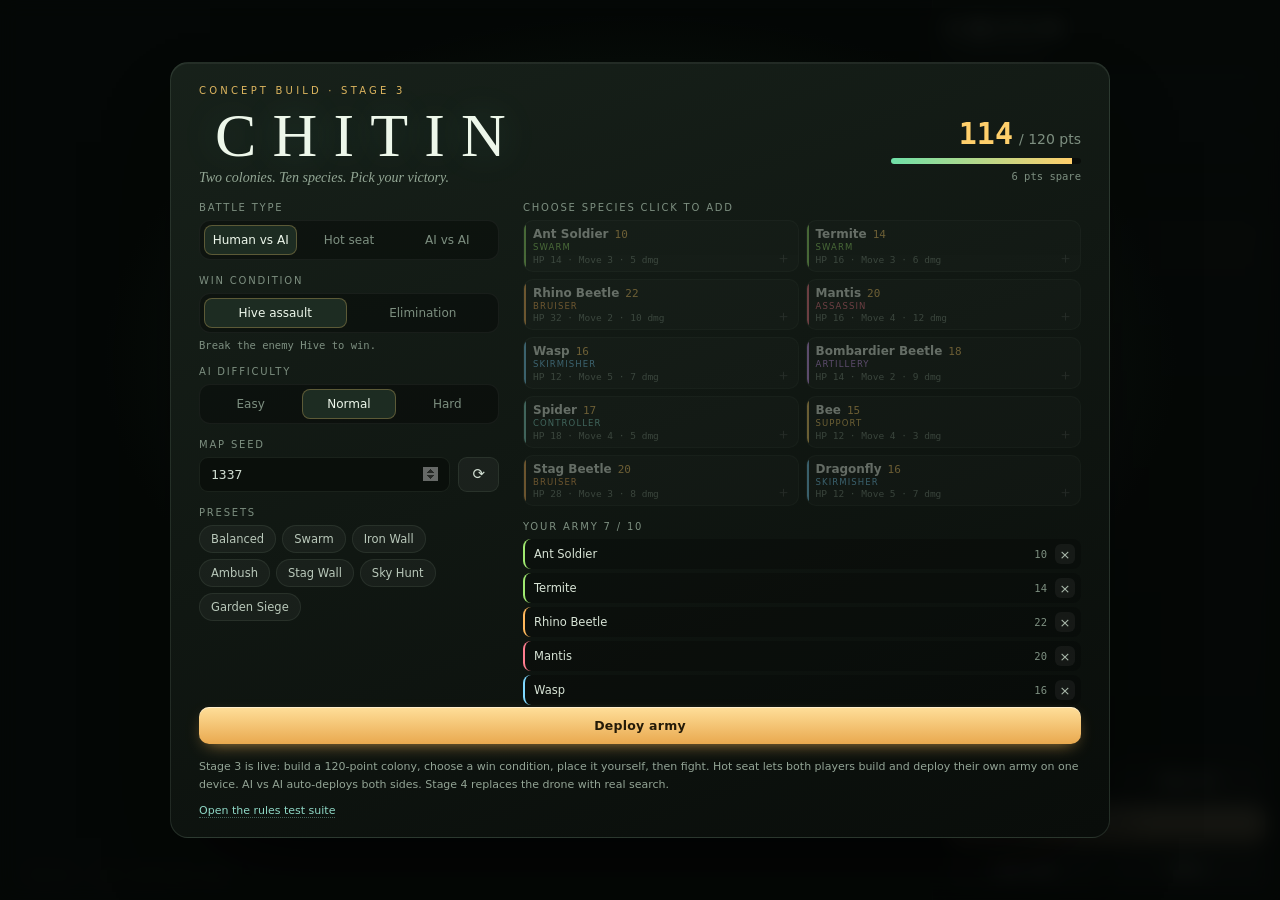
<file: index.html>
<!DOCTYPE html>
<html lang="en">
<head>
<meta charset="utf-8">
<meta name="viewport" content="width=device-width, initial-scale=1">
<title>CHITIN — a war of the small</title>
<link rel="stylesheet" href="css/style.css">
<link rel="icon" href="data:image/svg+xml,<svg xmlns='http://www.w3.org/2000/svg' viewBox='0 0 32 32'><text y='26' font-size='26'>🐜</text></svg>">
</head>
<body>

<div id="app">
  <main id="stage">
    <canvas id="board" aria-label="Battlefield"></canvas>
    <div id="hint" class="hint">Your turn — click a unit to give orders</div>
  </main>

  <aside id="side">
    <header class="brand">
      <h2>CHITIN</h2>
      <div id="mapMeta" class="meta">no battlefield</div>
    </header>

    <section id="deployCard" class="card deploycard hidden">
      <div class="cardhead"><h3 id="deployTitle">Deploy</h3><span id="deployCount" class="round">0 / 0</span></div>
      <p class="hintbody">Pick a species, then click a highlighted tile in your two rows. Click a placed unit to pick it back up.</p>
      <div id="deployTray" class="tray"></div>
      <div class="deploymeter"><span id="deployFill"></span></div>
      <div id="deployNote" class="mini">Place every unit to begin.</div>
      <div class="row">
        <button id="autoDeployBtn" class="ghost">Auto-place</button>
        <button id="clearDeployBtn" class="ghost">Clear</button>
      </div>
      <button id="confirmDeployBtn" class="primary wide" disabled>Confirm deployment</button>
      <button id="cancelDeployBtn" class="ghost wide">Back to menu</button>
    </section>

    <section id="turnCard" class="card"></section>
    <section id="hiveCard" class="card"></section>
    <section id="inspector" class="card"></section>
    <section id="actions" class="card orders"></section>

    <section class="card logcard">
      <div class="cardhead"><h3>Battle log</h3></div>
      <ol id="log"></ol>
    </section>

    <footer class="controls">
      <div class="row">
        <button id="nextBtn" class="ghost" disabled>Next unit</button>
        <button id="skipBtn" class="ghost" disabled>Skip unit</button>
      </div>
      <button id="endTurnBtn" class="primary" disabled>End turn</button>
      <div class="row">
        <button id="newMapBtn" class="ghost">New map</button>
        <button id="menuBtn" class="ghost">Menu</button>
      </div>
    </footer>
  </aside>
</div>

<div id="menu" class="overlay">
  <div class="menu-card">
    <header class="menuhead">
      <div>
        <div class="eyebrow">Concept build · Stage 3</div>
        <h1>CHITIN</h1>
        <p class="tagline">Two colonies. Ten species. Pick your victory.</p>
      </div>
      <div class="budgetbox">
        <div class="budgetline">
          <span id="armyCost" class="budgetnum">0</span>
          <span class="dim">/ 120 pts</span>
        </div>
        <div class="budgetbar"><span id="budgetFill"></span></div>
        <div id="armyValid" class="mini">0 pts spare</div>
      </div>
    </header>

    <div class="menu-cols">
      <div class="menu-left">
        <div class="field">
          <label>Battle type</label>
          <div class="seg" id="modeSeg">
            <button data-mode="human" class="on">Human vs AI</button>
            <button data-mode="hotseat">Hot seat</button>
            <button data-mode="spectate">AI vs AI</button>
          </div>
        </div>

        <div class="field">
          <label>Win condition</label>
          <div class="seg" id="victorySeg">
            <button data-victory="hive" class="on">Hive assault</button>
            <button data-victory="elimination">Elimination</button>
          </div>
          <div id="victoryNote" class="mini">Break the enemy Hive to win.</div>
        </div>

        <div class="field">
          <label>AI difficulty</label>
          <div class="seg" id="diffSeg">
            <button data-diff="easy">Easy</button>
            <button data-diff="normal" class="on">Normal</button>
            <button data-diff="hard">Hard</button>
          </div>
        </div>

        <div class="field">
          <label>Map seed</label>
          <div class="seedrow">
            <input id="seedInput" type="number" value="1337" min="1" max="999999">
            <button id="rollSeed" class="ghost" title="Random seed">⟳</button>
          </div>
        </div>

        <div class="field tight">
          <label>Presets</label>
          <div id="presetRow" class="presetrow"></div>
        </div>
      </div>

      <div class="menu-right">
        <div class="field hidden" id="armySideField">
          <label>Building army for</label>
          <div class="seg" id="armySideSeg">
            <button data-army-side="0" class="on">Player 1 · Hollow</button>
            <button data-army-side="1">Player 2 · Ember</button>
          </div>
        </div>

        <div class="field">
          <label>Choose species <span class="dim">click to add</span></label>
          <div id="roster" class="roster"></div>
        </div>

        <div class="field tight">
          <label>Your army <span id="armyCount" class="dim">0 / 10</span></label>
          <div id="armyList" class="armylist"></div>
        </div>
      </div>
    </div>

    <button id="startBtn" class="primary wide">Deploy army</button>

    <p class="note">
      Stage 3 is live: build a 120-point colony, choose a win condition, place it yourself, then fight.
      Hot seat lets both players build and deploy their own army on one device. AI vs AI auto-deploys both sides.
      Stage 4 replaces the drone with real search.
    </p>
    <p class="note dim">
      <a href="tests.html">Open the rules test suite</a>
    </p>
  </div>
</div>

<div id="fileWarn" class="warn hidden">
  <b>This page must be served over http.</b>
  In VS Code, right-click <code>index.html</code> → <b>Open with Live Server</b>.
  Or run <code>start.cmd</code>.
</div>

<script type="module" src="js/main.js"></script>
</body>
</html>
</file>
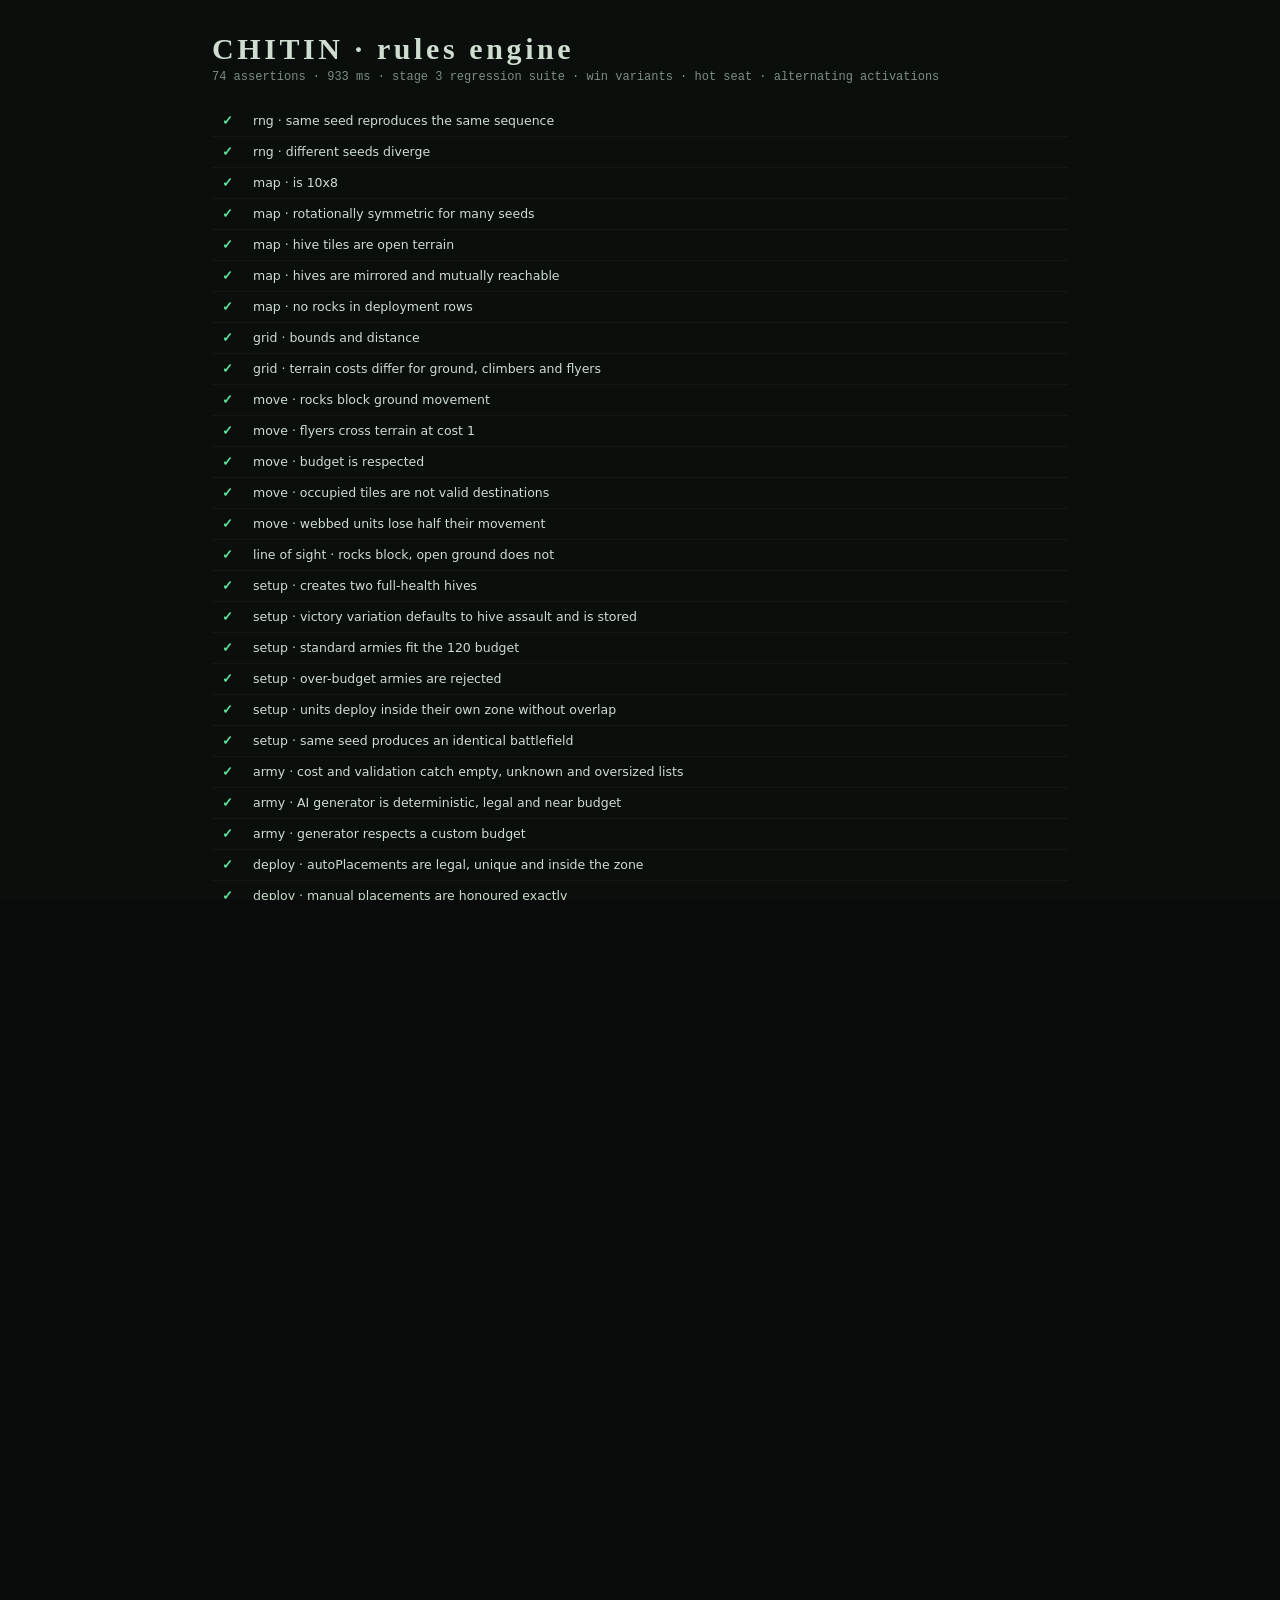
<file: tests.html>
<!DOCTYPE html>
<html lang="en">
<head>
<meta charset="utf-8">
<meta name="viewport" content="width=device-width, initial-scale=1">
<title>CHITIN — rules tests</title>
<link rel="stylesheet" href="css/style.css">
</head>
<body class="tests">
  <div class="testwrap">
    <h1>CHITIN · rules engine</h1>
    <div class="sub" id="sub">running…</div>
    <div id="list"></div>
  </div>

  <script type="module">
    import { runAll } from './js/tests/harness.js';
    import './js/tests/suite.js';

    const started = performance.now();
    const r = runAll(document.getElementById('list'));
    document.getElementById('sub').textContent =
      `${r.results.length} assertions · ${(performance.now() - started).toFixed(0)} ms · ` +
      `stage 3 regression suite · win variants · hot seat · alternating activations`;
  </script>
</body>
</html>
</file>
<file: css/style.css>
/* ── CHITIN ─────────────────────────────────────────────────── */
:root {
  --bg: #080b09;
  --panel: #0d1310;
  --line: rgba(200, 230, 200, 0.085);
  --text: #cfdcd0;
  --dim: #7d8f80;
  --teal: #3ddbc8;
  --orange: #ff8a4c;
  --amber: #ffcf6b;
  --serif: ui-serif, "Iowan Old Style", "Palatino Linotype", Georgia, serif;
  --sans: ui-sans-serif, -apple-system, "Segoe UI", system-ui, sans-serif;
  --mono: ui-monospace, "SF Mono", "Cascadia Mono", Consolas, monospace;
}

* { box-sizing: border-box; }

html, body {
  margin: 0;
  height: 100%;
  background: var(--bg);
  color: var(--text);
  font-family: var(--sans);
  font-size: 14px;
  -webkit-font-smoothing: antialiased;
  overflow: hidden;
}

#app {
  display: grid;
  grid-template-columns: minmax(0, 1fr) 348px;
  height: 100dvh;
}

#stage {
  position: relative;
  min-width: 0;
  background: #0a0e0b;
  overflow: hidden;
}

#board {
  position: absolute;
  inset: 0;
  display: block;
  touch-action: manipulation;
}

.hint {
  position: absolute;
  left: 14px;
  bottom: 12px;
  padding: 5px 11px;
  border-radius: 999px;
  background: rgba(0, 0, 0, 0.42);
  border: 1px solid rgba(255, 255, 255, 0.06);
  backdrop-filter: blur(6px);
  font-size: 11px;
  color: rgba(220, 240, 220, 0.5);
  pointer-events: none;
}

/* ── sidebar ────────────────────────────────────────────────── */
#side {
  display: flex;
  flex-direction: column;
  gap: 11px;
  padding: 16px 15px 14px;
  background: linear-gradient(180deg, #0c120e, #080b09 70%);
  border-left: 1px solid var(--line);
  overflow-y: auto;
}

.brand h2 {
  margin: 0;
  font-family: var(--serif);
  font-size: 21px;
  font-weight: 600;
  letter-spacing: 0.34em;
  color: #e8f3e6;
}
.brand .meta {
  margin-top: 3px;
  font-family: var(--mono);
  font-size: 10.5px;
  color: var(--dim);
  letter-spacing: 0.04em;
}

.card {
  background: linear-gradient(180deg, rgba(255, 255, 255, 0.03), rgba(255, 255, 255, 0.012));
  border: 1px solid var(--line);
  border-radius: 12px;
  padding: 12px 13px;
}

.cardhead {
  display: flex;
  align-items: baseline;
  justify-content: space-between;
  gap: 8px;
  margin-bottom: 8px;
}
.cardhead h3 {
  margin: 0;
  font-size: 10.5px;
  font-weight: 700;
  text-transform: uppercase;
  letter-spacing: 0.17em;
  color: var(--dim);
}
.round {
  font-family: var(--mono);
  font-size: 10.5px;
  color: var(--dim);
  letter-spacing: 0.05em;
}

.dot {
  display: inline-block;
  width: 8px;
  height: 8px;
  border-radius: 50%;
  margin-right: 7px;
  vertical-align: 1px;
  box-shadow: 0 0 8px currentColor;
}

.turnline { display: flex; align-items: baseline; gap: 6px; }
.turnname { font-size: 19px; font-weight: 700; letter-spacing: 0.01em; }

.meter {
  height: 4px;
  margin: 10px 0 6px;
  border-radius: 2px;
  background: rgba(255, 255, 255, 0.07);
  overflow: hidden;
}
.meter span {
  display: block;
  height: 100%;
  background: linear-gradient(90deg, #6fe0a8, var(--amber));
  transition: width 260ms ease;
}

.mini { font-family: var(--mono); font-size: 10.5px; color: var(--dim); }

.hiverow {
  display: grid;
  grid-template-columns: 76px minmax(0, 1fr) 54px;
  align-items: center;
  gap: 8px;
  margin-bottom: 7px;
}
.hivelabel { font-size: 12px; display: flex; align-items: center; }
.colonycount { font-family: var(--mono); font-size: 10.5px; color: #b9c8ba; white-space: nowrap; }
.hpbar { height: 6px; border-radius: 3px; background: rgba(0, 0, 0, 0.55); overflow: hidden; }
.hpbar span { display: block; height: 100%; transition: width 220ms ease; }
.hpnum { font-family: var(--mono); font-size: 10.5px; color: var(--dim); text-align: right; }

.statgrid {
  display: grid;
  grid-template-columns: repeat(3, minmax(0, 1fr));
  gap: 6px;
  margin: 10px 0 9px;
}
.statgrid > div {
  background: rgba(0, 0, 0, 0.24);
  border-radius: 7px;
  padding: 6px 7px;
}
.statgrid span {
  display: block;
  font-size: 8.5px;
  text-transform: uppercase;
  letter-spacing: 0.11em;
  color: var(--dim);
}
.statgrid b { font-family: var(--mono); font-size: 13.5px; font-weight: 600; }
.statgrid i { font-style: normal; color: var(--dim); font-size: 10px; }

.ability {
  margin: 9px 0 8px;
  padding-left: 9px;
  border-left: 2px solid rgba(255, 207, 107, 0.35);
  font-size: 11.5px;
  line-height: 1.5;
  color: #c8d6c9;
}

.prey { display: flex; gap: 8px; font-size: 10.5px; color: var(--dim); align-items: baseline; }
.prey span {
  text-transform: uppercase;
  letter-spacing: 0.11em;
  font-size: 8.5px;
  color: #8a9b8c;
  flex: none;
}

.chips { display: flex; flex-wrap: wrap; gap: 5px; margin-top: 8px; }
.chip {
  font-family: var(--mono);
  font-size: 9.5px;
  padding: 2px 7px;
  border-radius: 999px;
  background: rgba(255, 255, 255, 0.06);
  color: #b9c8ba;
}
.chip.good { color: #9ff0b8; background: rgba(80, 220, 130, 0.13); }
.chip.warn { color: #ffd08a; background: rgba(255, 180, 80, 0.13); }
.chip.dim { color: #7d8f80; }

.hintbody { margin: 0 0 7px; font-size: 11.5px; line-height: 1.55; color: #a9b8aa; }
.hintbody.dim { color: var(--dim); }
.k { font-family: var(--mono); font-size: 10.5px; }
.k.teal { color: var(--teal); }
.k.orange { color: var(--orange); }

/* ── orders ─────────────────────────────────────────────────── */
.orders { display: flex; flex-direction: column; gap: 7px; }
.orderhint { font-size: 11.5px; line-height: 1.45; color: #a9b8aa; }
.orderhint b { color: #eef8ec; font-weight: 600; }
.orderhint.dim { color: var(--dim); }
.orderhint.abilityhint { color: #d0b6ff; }

.abilityrow { display: flex; flex-wrap: wrap; gap: 6px; }
.action {
  background: rgba(255, 255, 255, 0.05);
  border: 1px solid var(--line);
  color: var(--text);
  border-radius: 8px;
  padding: 8px 11px;
  font-size: 12px;
  text-align: left;
  transition: background 140ms ease, box-shadow 140ms ease;
}
.action:hover:not(:disabled) { background: rgba(255, 255, 255, 0.1); }
.action:disabled { opacity: 0.4; cursor: not-allowed; }
.action.ability { border-color: rgba(205, 170, 255, 0.3); color: #ddc9ff; }
.action.ability.on {
  background: rgba(205, 170, 255, 0.17);
  box-shadow: inset 0 0 0 1px rgba(205, 170, 255, 0.55);
}

.thinking { display: flex; align-items: center; gap: 9px; font-size: 11.5px; color: #a9b8aa; padding: 2px 0 3px; }
.pulse {
  width: 8px; height: 8px; border-radius: 50%;
  background: var(--amber);
  animation: pulse 1.1s ease-in-out infinite;
}
@keyframes pulse {
  0%, 100% { opacity: 0.22; transform: scale(0.78); }
  50% { opacity: 1; transform: scale(1.15); }
}

.result {
  font-family: var(--serif);
  font-size: 16px;
  line-height: 1.35;
  color: #eef8ec;
  margin: 2px 0 6px;
}

.logcard { display: flex; flex-direction: column; min-height: 130px; flex: 1 1 auto; }
#log {
  list-style: none;
  margin: 0;
  padding: 0;
  overflow-y: auto;
  max-height: 210px;
  font-size: 11px;
  line-height: 1.5;
}
#log li {
  padding: 2.5px 0;
  border-bottom: 1px dashed rgba(255, 255, 255, 0.045);
  color: #a9b8aa;
}
#log li:last-child { border-bottom: none; }
.l-attack { color: #ffb0a0; }
.l-death { color: #ff7d6b; font-weight: 600; }
.l-ability { color: #d0b6ff; }
.l-win { color: var(--amber); font-weight: 700; }
.l-turn { color: #7fd8c4; margin-top: 5px; }
.l-system { color: #93a495; font-style: italic; }
.l-move { color: #9fb8c9; }

.controls { display: flex; flex-direction: column; gap: 8px; padding-top: 2px; }
.controls .row { display: flex; gap: 8px; }
.controls .row button { flex: 1; }

/* ── buttons ────────────────────────────────────────────────── */
button { font-family: var(--sans); font-size: 12.5px; cursor: pointer; }
button:disabled { cursor: not-allowed; }

.primary {
  background: linear-gradient(180deg, #ffdf9a, #e9a94f);
  color: #241a08;
  font-weight: 700;
  letter-spacing: 0.02em;
  border: none;
  border-radius: 10px;
  padding: 11px 14px;
  box-shadow: 0 6px 18px -8px rgba(255, 190, 90, 0.8), inset 0 1px 0 rgba(255, 255, 255, 0.5);
  transition: filter 140ms ease, transform 140ms ease;
}
.primary:hover:not(:disabled) { filter: brightness(1.06); }
.primary:active:not(:disabled) { transform: translateY(1px); }
.primary:disabled { opacity: 0.42; filter: grayscale(0.5); box-shadow: none; }

.ghost {
  background: rgba(255, 255, 255, 0.045);
  border: 1px solid var(--line);
  color: var(--text);
  border-radius: 9px;
  padding: 9px 12px;
  transition: background 140ms ease;
}
.ghost:hover { background: rgba(255, 255, 255, 0.09); }

.wide { width: 100%; }

/* ── menu ───────────────────────────────────────────────────── */
.overlay {
  position: fixed;
  inset: 0;
  z-index: 50;
  display: grid;
  place-items: center;
  padding: 20px;
  background:
    radial-gradient(60% 55% at 50% 40%, rgba(30, 60, 44, 0.55), transparent 70%),
    rgba(4, 7, 5, 0.82);
  backdrop-filter: blur(10px);
}
.overlay.hidden { display: none; }

.menu-card {
  width: min(940px, 100%);
  max-height: calc(100dvh - 40px);
  overflow-y: auto;
  padding: 22px 28px 18px;
  border-radius: 18px;
  border: 1px solid rgba(200, 240, 210, 0.12);
  background: linear-gradient(160deg, rgba(24, 34, 27, 0.97), rgba(9, 13, 10, 0.99));
  box-shadow: 0 40px 90px -40px #000, inset 0 1px 0 rgba(255, 255, 255, 0.06);
}

.eyebrow {
  font-size: 10px;
  text-transform: uppercase;
  letter-spacing: 0.32em;
  color: var(--amber);
  opacity: 0.85;
}

.menu-card h1 {
  margin: 10px 0 2px;
  padding-left: 0.26em;
  font-family: var(--serif);
  font-size: clamp(42px, 9vw, 62px);
  font-weight: 500;
  letter-spacing: 0.26em;
  line-height: 1;
  color: #edf7ea;
  text-shadow: 0 0 42px rgba(120, 255, 210, 0.18);
}

.tagline {
  margin: 6px 0 26px;
  font-family: var(--serif);
  font-style: italic;
  font-size: 14px;
  color: #93a795;
}

.field { margin-bottom: 16px; }
.field > label {
  display: block;
  margin-bottom: 7px;
  font-size: 10px;
  text-transform: uppercase;
  letter-spacing: 0.18em;
  color: var(--dim);
}

.seg {
  display: flex;
  gap: 5px;
  padding: 4px;
  border-radius: 11px;
  background: rgba(0, 0, 0, 0.32);
  border: 1px solid rgba(255, 255, 255, 0.05);
}
.seg button {
  flex: 1;
  padding: 8px 6px;
  border: none;
  border-radius: 8px;
  background: transparent;
  color: var(--dim);
  font-size: 12px;
  transition: background 140ms ease, color 140ms ease;
}
.seg button:hover { color: #dfeadd; }
.seg button.on {
  background: #1d2c22;
  color: #eef8ec;
  box-shadow: inset 0 0 0 1px rgba(255, 207, 107, 0.28);
}
.field .seg + .mini { margin-top: 6px; }

.seedrow { display: flex; gap: 8px; }
input[type="number"] {
  flex: 1;
  padding: 9px 11px;
  border-radius: 9px;
  border: 1px solid var(--line);
  background: #0a0f0b;
  color: var(--text);
  font-family: var(--mono);
  font-size: 13px;
  outline: none;
}
input[type="number"]:focus { border-color: rgba(255, 207, 107, 0.4); }
input[type="number"]::-webkit-outer-spin-button,
input[type="number"]::-webkit-inner-spin-button { opacity: 0.4; }
.seedrow .ghost { padding: 9px 13px; font-size: 15px; line-height: 1; }

/* ── army builder ───────────────────────────────────────────── */
.menuhead { display: flex; align-items: flex-end; justify-content: space-between; gap: 20px; }
.menuhead h1 { margin: 8px 0 0; }
.menuhead .tagline { margin: 4px 0 0; }

.budgetbox { flex: none; width: 190px; padding-bottom: 4px; }
.budgetline { display: flex; align-items: baseline; gap: 6px; justify-content: flex-end; }
.budgetnum {
  font-family: var(--mono);
  font-size: 30px;
  font-weight: 700;
  line-height: 1;
  color: var(--amber);
}
.budgetbar {
  height: 6px;
  border-radius: 3px;
  background: rgba(0, 0, 0, 0.5);
  margin: 9px 0 6px;
  overflow: hidden;
}
.budgetbar span {
  display: block;
  height: 100%;
  width: 0;
  background: linear-gradient(90deg, #6fe0a8, var(--amber));
  transition: width 200ms ease;
}
.budgetbar span.full { background: var(--amber); }
.budgetbar span.over { background: #ff5f4d; }
#armyValid { text-align: right; }
#armyValid.bad { color: #ff9c86; }

.menu-cols {
  display: grid;
  grid-template-columns: minmax(0, 300px) minmax(0, 1fr);
  gap: 24px;
  margin-top: 16px;
}
.menu-left, .menu-right { min-width: 0; }
.menu-cols .field { margin-bottom: 15px; }
.menu-cols .field:last-child { margin-bottom: 0; }
.field.tight { margin-bottom: 0; }

.presetrow { display: flex; flex-wrap: wrap; gap: 6px; }
.preset {
  border: 1px solid var(--line);
  background: rgba(255, 255, 255, 0.04);
  color: #b9c8ba;
  border-radius: 999px;
  padding: 6px 11px;
  font-size: 11.5px;
}
.preset:hover { background: rgba(255, 255, 255, 0.09); color: #eef8ec; }

.roster { display: grid; grid-template-columns: repeat(2, minmax(0, 1fr)); gap: 7px; }
.unitcard {
  position: relative;
  display: flex;
  flex-direction: column;
  gap: 2px;
  overflow: hidden;
  padding: 6px 9px 5px;
  border: 1px solid var(--line);
  border-radius: 10px;
  background: rgba(255, 255, 255, 0.035);
  color: var(--text);
  text-align: left;
  transition: background 130ms ease, border-color 130ms ease, transform 130ms ease;
}
.unitcard::before {
  content: '';
  position: absolute;
  left: 0;
  top: 0;
  bottom: 0;
  width: 2px;
  background: var(--role, rgba(255, 255, 255, 0.2));
}
.unitcard:hover:not(:disabled) {
  background: rgba(255, 255, 255, 0.075);
  border-color: rgba(255, 255, 255, 0.16);
}
.unitcard:active:not(:disabled) { transform: translateY(1px); }
.unitcard.blocked { opacity: 0.38; }
.uc-top { display: flex; align-items: baseline; justify-content: space-between; gap: 6px; }
.uc-top b { font-size: 12px; font-weight: 600; color: #eef8ec; }
.uc-cost { flex: none; font-family: var(--mono); font-size: 11px; color: var(--amber); }
.uc-role {
  font-size: 8.5px;
  line-height: 1.15;
  text-transform: uppercase;
  letter-spacing: 0.13em;
  color: var(--role, #8a9b8c);
}
.uc-stats { font-family: var(--mono); font-size: 9.5px; line-height: 1.15; color: var(--dim); }
.uc-plus {
  position: absolute;
  right: 7px;
  bottom: 5px;
  font-size: 15px;
  line-height: 1;
  color: rgba(255, 255, 255, 0.22);
}
.unitcard:hover:not(:disabled) .uc-plus { color: var(--role, rgba(255, 255, 255, 0.6)); }

.role-swarm { --role: #9fe870; }
.role-bruiser { --role: #ffb85c; }
.role-assassin { --role: #ff7d8f; }
.role-skirmisher { --role: #7fd8ff; }
.role-artillery { --role: #d7a0ff; }
.role-controller { --role: #8ce0d0; }
.role-support { --role: #ffd36b; }

.armylist {
  display: flex;
  flex-direction: column;
  gap: 4px;
  max-height: 168px;
  overflow-y: auto;
}
.emptyarmy { margin: 0; font-size: 11px; color: var(--dim); }
.armychip {
  display: flex;
  align-items: center;
  gap: 8px;
  padding: 5px 6px 5px 9px;
  border-radius: 8px;
  background: rgba(0, 0, 0, 0.25);
  border-left: 2px solid var(--role, #555);
}
.ac-name { flex: 1; font-size: 11.5px; color: #d8e4d6; }
.ac-name b { font-family: var(--mono); font-size: 10.5px; color: var(--amber); }
.ac-cost { font-family: var(--mono); font-size: 10.5px; color: var(--dim); }
.ac-remove {
  width: 20px;
  height: 20px;
  padding: 0;
  border: 1px solid transparent;
  border-radius: 6px;
  background: rgba(255, 255, 255, 0.05);
  color: #a9b8aa;
  font-size: 13px;
  line-height: 1;
}
.ac-remove:hover {
  background: rgba(255, 90, 70, 0.18);
  border-color: rgba(255, 90, 70, 0.3);
  color: #ffb0a2;
}

/* ── deployment screen ──────────────────────────────────────── */
body.deploying #turnCard,
body.deploying #hiveCard,
body.deploying #inspector,
body.deploying #actions,
body.deploying .logcard,
body.deploying .controls { display: none; }

.deploycard { display: flex; flex-direction: column; gap: 9px; }
.deploycard .row { display: flex; gap: 7px; }
.deploycard .row button { flex: 1; }
.tray { display: flex; flex-wrap: wrap; gap: 5px; }
.traybtn {
  display: flex;
  flex-direction: column;
  align-items: flex-start;
  gap: 1px;
  padding: 6px 9px;
  border: 1px solid var(--line);
  border-left: 2px solid var(--role, #555);
  border-radius: 8px;
  background: rgba(255, 255, 255, 0.04);
  color: var(--text);
  font-size: 11px;
}
.traybtn:hover { background: rgba(255, 255, 255, 0.09); }
.traybtn.on {
  background: rgba(120, 220, 255, 0.14);
  border-color: rgba(150, 230, 255, 0.5);
}
.traybtn .tcost { font-family: var(--mono); font-size: 9px; color: var(--dim); }
.traybtn .tleft { font-family: var(--mono); font-size: 9px; color: var(--amber); }
.deploymeter {
  height: 5px;
  border-radius: 3px;
  background: rgba(0, 0, 0, 0.5);
  overflow: hidden;
}
.deploymeter span {
  display: block;
  height: 100%;
  width: 0;
  background: linear-gradient(90deg, #6fe0a8, var(--amber));
  transition: width 180ms ease;
}
#deployNote.bad { color: #ff9c86; }

.budget {
  margin: 4px 0 14px;
  font-size: 11.5px;
  color: var(--dim);
}
.budget b { color: var(--amber); font-family: var(--mono); }
.dim { color: var(--dim); }

.note {
  margin: 14px 0 0;
  font-size: 11px;
  line-height: 1.6;
  color: #93a495;
}
.note.dim { color: #6d7d6f; margin-top: 8px; }
.note a { color: #8fd8c6; text-decoration: none; border-bottom: 1px dotted rgba(143, 216, 198, 0.4); }
.note a:hover { color: #b6f0e2; }

.warn {
  position: fixed;
  top: 0; left: 0; right: 0;
  z-index: 200;
  padding: 10px 16px;
  background: #4a1f10;
  color: #ffd8c0;
  font-size: 13px;
  text-align: center;
  border-bottom: 1px solid #7a3a20;
}
.warn code { background: rgba(0, 0, 0, 0.35); padding: 1px 5px; border-radius: 4px; }
.hidden { display: none !important; }

/* ── tests page ─────────────────────────────────────────────── */
body.tests { overflow: auto; background: #0a0f0c; }
.testwrap { max-width: 900px; margin: 0 auto; padding: 32px 22px 80px; }
.testwrap h1 {
  font-family: var(--serif);
  font-size: 30px;
  letter-spacing: 0.12em;
  margin: 0 0 4px;
}
.testwrap .sub { font-size: 12px; color: var(--dim); font-family: var(--mono); margin-bottom: 22px; }
.trow {
  display: grid;
  grid-template-columns: 22px 1fr;
  gap: 9px;
  align-items: baseline;
  padding: 7px 10px;
  border-bottom: 1px solid rgba(255, 255, 255, 0.045);
  font-size: 12.5px;
}
.trow .mark { font-family: var(--mono); font-weight: 700; }
.tpass .mark { color: #63e6a0; }
.tfail { background: rgba(255, 80, 60, 0.07); }
.tfail .mark { color: #ff6f5c; }
.tfail .why {
  grid-column: 2;
  font-family: var(--mono);
  font-size: 11px;
  color: #ffab9c;
  margin-top: 3px;
  white-space: pre-wrap;
}
.summary {
  margin: 20px 0 0;
  padding: 14px 16px;
  border-radius: 10px;
  font-family: var(--mono);
  font-size: 13px;
  border: 1px solid var(--line);
  background: rgba(255, 255, 255, 0.03);
}
.summary.good { border-color: rgba(80, 220, 130, 0.35); color: #a5f2c2; }
.summary.bad { border-color: rgba(255, 90, 70, 0.45); color: #ffb0a2; }

@media (max-width: 900px) {
  #app { grid-template-columns: 1fr; grid-template-rows: 54dvh minmax(0, 1fr); }
  #side { border-left: none; border-top: 1px solid var(--line); }
  #log { max-height: 140px; }
}

@media (max-width: 760px) {
  .menuhead { flex-direction: column; align-items: flex-start; }
  .budgetbox { width: 100%; }
  .budgetline { justify-content: flex-start; }
  #armyValid { text-align: left; }
  .menu-cols { grid-template-columns: 1fr; gap: 16px; }
}
</file>
